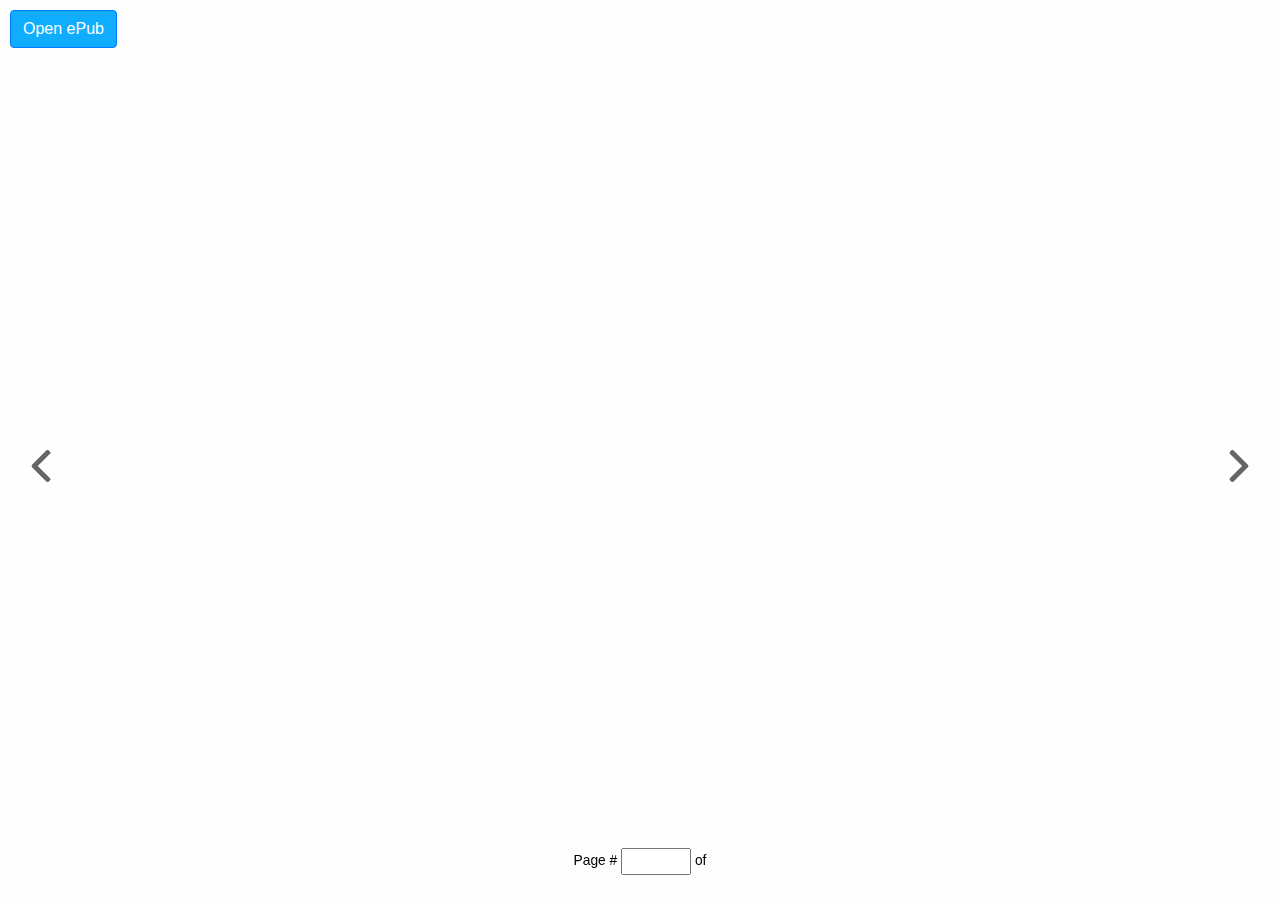
<file: SitioWeb/gengar/html/epub-reader.html>
<!-- 
 *                      2022 
 * All Rights Reserved for Oziku Technologies LLC
 *            https://www.oziku.tech/
-->

<!doctype html>
<html lang=en>
<head>
<meta charset=UTF-8>
<title data-locale=extName></title>
<link rel=stylesheet href=../css/bootstrap.css>
<link rel=stylesheet href=../css/epub-reader.css>
</head>
<body>
<div id=main>
<div id=epub-contents></div>
<button id=open-epub class="btn btn-primary btn-primary-custom">Open ePub</button>
<input id=epub-chooser type=file accept=.epub style=display:none>
<div>
<div id=arrow-left></div>
<div id=arrow-right></div>
</div>
<div id=bottom-content class=small>
Page #
<input id=page-number>
of
<span id=total-page></span>
</div>
</div>
<script src=../js/jquery.js></script>
<script src=../js/jquery.inputfilter.min.js></script>
<script src=../js/jszip.min.js></script>
<script src=../js/epub.min.js></script>
<script src=../js/epub-reader.js></script>
</body>
</html>
</file>
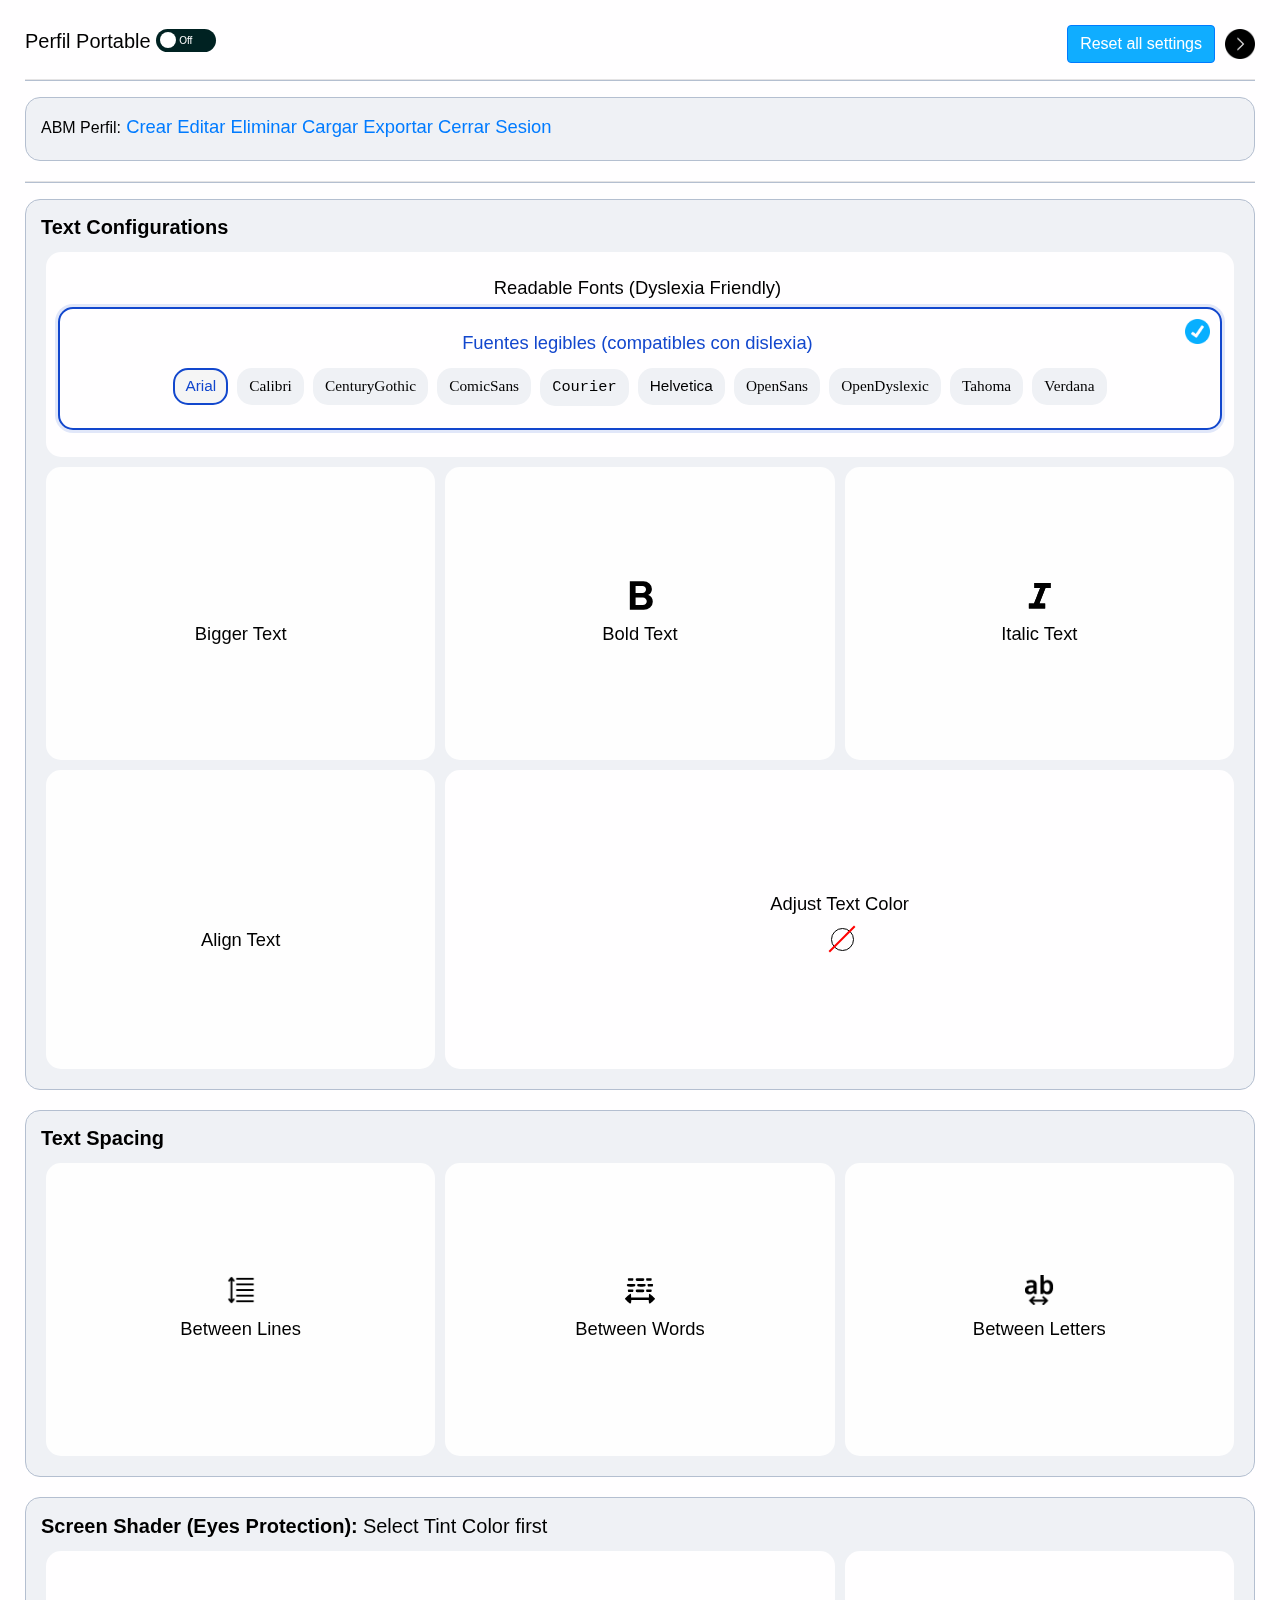
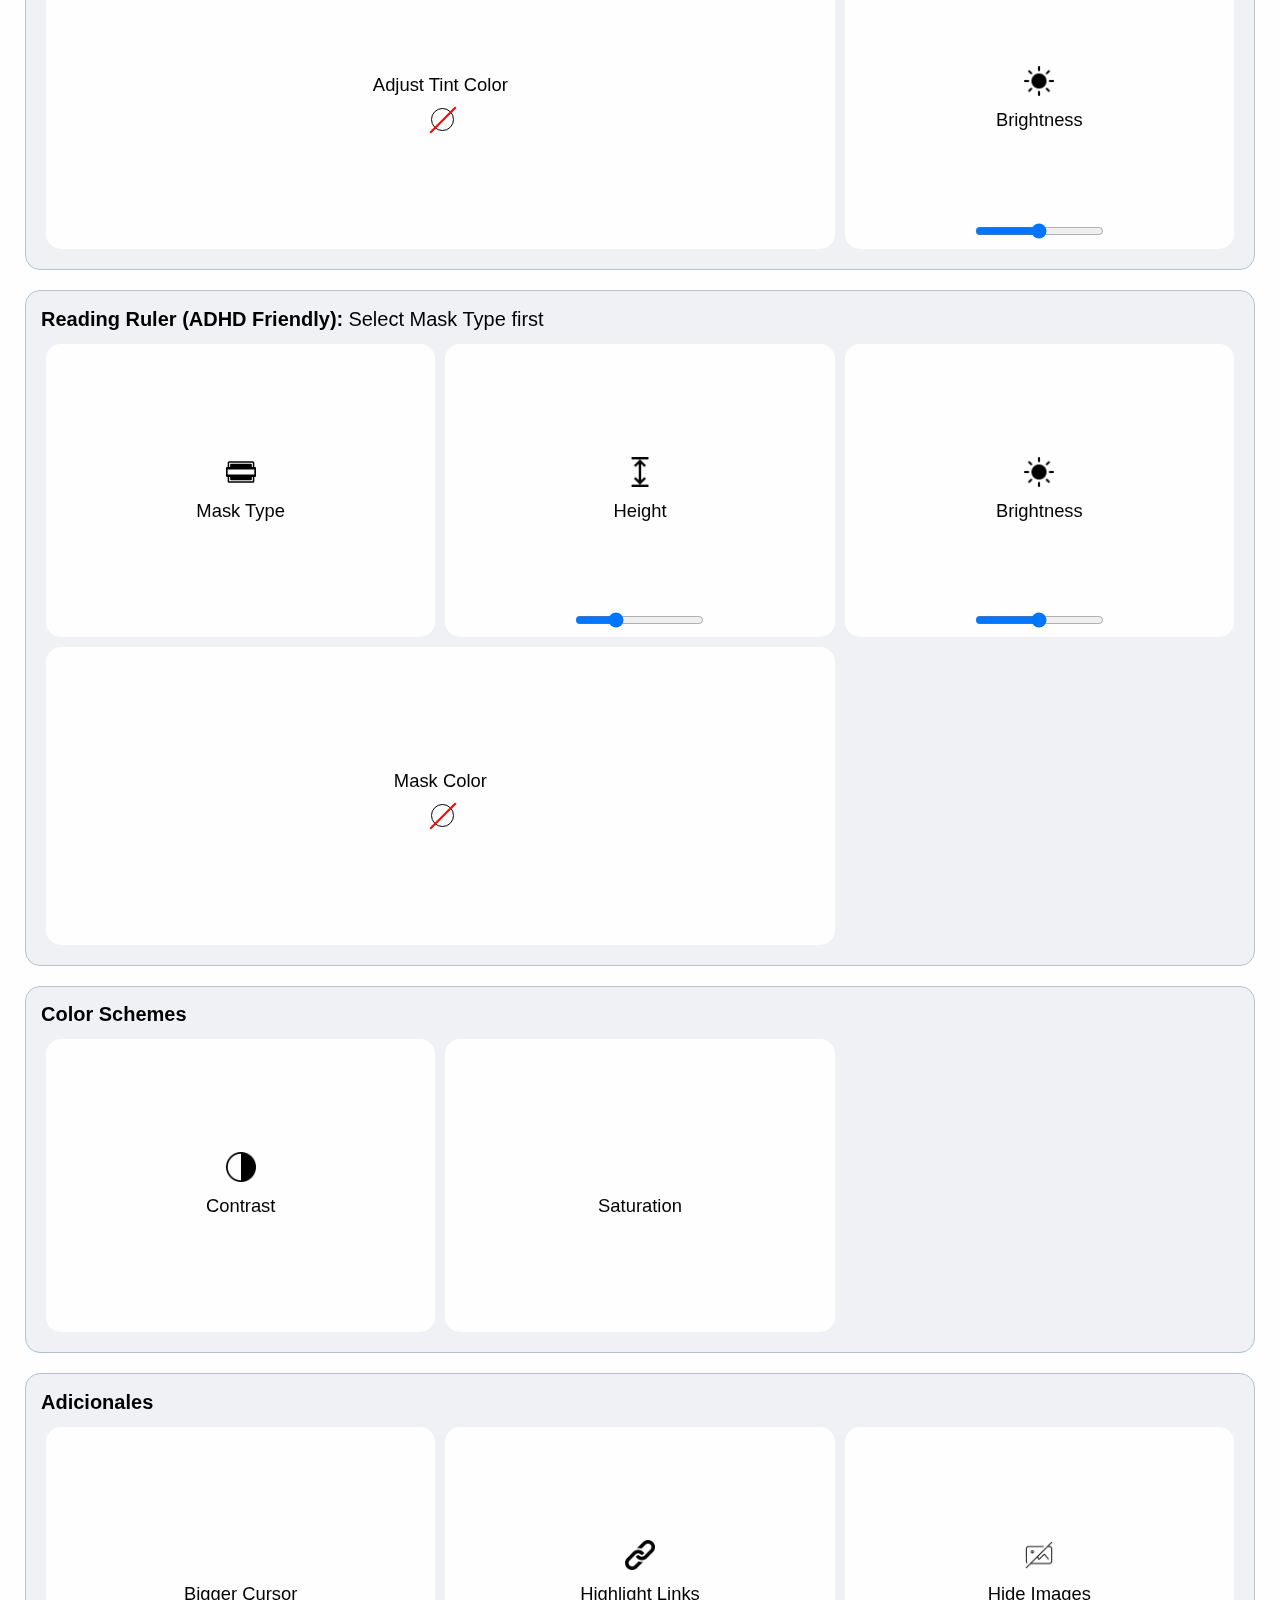
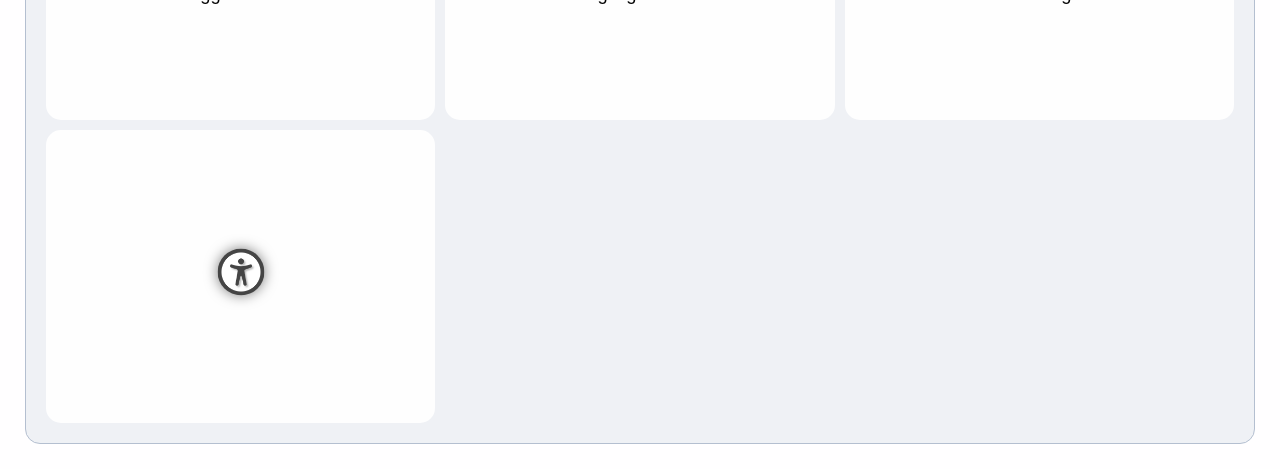
<file: SitioWeb/gengar/html/sidebar.html>
<!-- 
 *                      2022 
 * All Rights Reserved for Oziku Technologies LLC
 *            https://www.oziku.tech/
-->

<!doctype html>
<html lang=en id="myDIV">
<head>
<meta charset=UTF-8>
<title >Perfil Portable</title>
<link rel=stylesheet href=../css/bootstrap.css>
<link rel=stylesheet href=../css/fonts.css>
<link rel=stylesheet href=../css/sidebar.css>
</head>

<body>
<div id=main>
<div id=header>
<div class=left-div>
<h5 class=toggle data-locale=extName>Perfil Portable</h5>
<label class=switch>
<input id=toggle-ext type=checkbox>
<div class="slider round"></div>
</label>
</div>

<script>
  function _enviarAlPadre(){
   //window.parent._ocultarIframe();
   //window.close;
   document.getElementById('perfilito').style.display = 'none';
  }
  function myFunction() {
  window.location.reload();
}
 </script>

<button id=resetBtn class="btn btn-primary btn-primary-custom" data-locale=reset_all_settings>Reset all settings</button>
<div id=closeBtn onclick="myFunction()"></div>
</div>
<hr>

<div class=category>
<div class=title-container>
<h6>ABM Perfil:</h6>
<a href="https://yacachai.campus.mdp.edu.ar/login/signup.php">Crear</a>
<a href="https://yacachai.campus.mdp.edu.ar/user/profile.php">Editar</a>
<a href="#">Eliminar</a>
<a href="https://yacachai.campus.mdp.edu.ar/user/profile.php">Cargar</a>
<a href="file:///C:/Users/Clan%20Basualdo/Downloads/data.json">Exportar</a>

<a href="https://yacachai.campus.mdp.edu.ar/login/logout.php">Cerrar Sesion</a>
</div>

<div class=grid-container>
</div>
</div>

<hr>

<div class=category>
<h5 data-locale=text_config>Text Configurations</h5>
<div class=grid-container>
<div id=font-family class="grid-item span-fill stay-active">
<div class=grid-content>
<p data-locale=fonts_dyslexia_friendly>Readable Fonts (Dyslexia Friendly)</p>
<div class=fonts-container></div>
<div id="font-family" class="grid-item span-fill stay-active selected">
<div class="grid-content">
<p data-locale="fonts_dyslexia_friendly">Fuentes legibles (compatibles con dislexia)</p>

<script>



</script>


<div class="fonts-container">
  <p style="--font-family:Arial" class="selected" onclick="ArialAll()">Arial</p>

  <p style="--font-family:Calibri" class="" onclick="CalibriAll()">Calibri</p>

  <p style="--font-family:CenturyGothic" onclick="CenturyGothicAll()">CenturyGothic</p>

  <p style="--font-family:Comic Sans MS" onclick="ComicSansAll()" >ComicSans</p>

  <p style="--font-family:Courier" onclick="CourierAll()">Courier</p>

  <p style="--font-family:Helvetica" onclick="HelveticaAll()">Helvetica</p>

  <p style="--font-family:Open Sans" onclick="OpenSansAll()">OpenSans</p>

  <p style="--font-family:OpenDyslexic" onclick="OpenDyslexic()">OpenDyslexic</p>

  <p style="--font-family:Tahoma" onclick="TahomaAll()">Tahoma</p>

  <p style="--font-family:Verdana" onclick="VerdanaAll()">Verdana</p>
</div>
</div>
<div class="status"></div>
</div>
</div>
<div class=status></div>
</div>
<div id=bigger-text class=grid-item>
<div class=grid-content>
<div class="grid-icon bigger-text"></div>
<p data-locale=bigger_text>Bigger Text</p>
<div class=position-counter></div>
</div>
<div class=status></div>
</div>

<script>
function BoldAll(){
	var el = document.querySelectorAll('*');
	for(var i=0;i<el.length;i++){
		if (el[i].style.fontWeight == "900")
		{
			el[i].style.fontWeight = "10";
		}
		else
		{
		el[i].style.fontWeight = "900";
		}
    }
	
	var el = window.parent.document.querySelectorAll('*');
	for(var i=0;i<el.length;i++){
		if (el[i].style.fontWeight == "900")
		{
			el[i].style.fontWeight = "10";
		}
		else
		{
		el[i].style.fontWeight = "900";
		}
    }
	 
	
}

function ArialAll(){
	var el = document.querySelectorAll('*');
	for(var i=0;i<el.length;i++){
		if (el[i].style.fontFamily == "Arial")
		{
			el[i].style.fontFamily = "Normal";
		}
		else
		{
		el[i].style.fontFamily = "Arial";
		}
    }
	
}


function CalibriAll(){
	var el = document.querySelectorAll('*');
	for(var i=0;i<el.length;i++){
		if (el[i].style.fontFamily == "Calibri")
		{
			el[i].style.fontFamily = "Normal";
		}
		else
		{
		el[i].style.fontFamily = "Calibri";
		}
    }
	
}

function CenturyGothicAll(){
	var el = document.querySelectorAll('*');
	for(var i=0;i<el.length;i++){
		if (el[i].style.fontFamily == "CenturyGothic")
		{
			el[i].style.fontFamily = "Normal";
		}
		else
		{
		el[i].style.fontFamily = "CenturyGothic";
		}
    }
	
}

function ComicSansAll(){
	var el = document.querySelectorAll('*');
	for(var i=0;i<el.length;i++){
		if (el[i].style.fontFamily == "ComicSans")
		{
			el[i].style.fontFamily = "Normal";
		}
		else
		{
		el[i].style.fontFamily = "ComicSans";
		}
    }
	
}

function CourierAll(){
	var el = document.querySelectorAll('*');
	for(var i=0;i<el.length;i++){
		if (el[i].style.fontFamily == "Courier")
		{
			el[i].style.fontFamily = "Normal";
		}
		else
		{
		el[i].style.fontFamily = "Courier";
		}
    }
	
}


function HelveticaAll(){
	var el = document.querySelectorAll('*');
	for(var i=0;i<el.length;i++){
		if (el[i].style.fontFamily == "Helvetica")
		{
			el[i].style.fontFamily = "Normal";
		}
		else
		{
		el[i].style.fontFamily = "Helvetica";
		}
    }
	
}


function OpenSansAll(){
	var el = document.querySelectorAll('*');
	for(var i=0;i<el.length;i++){
		if (el[i].style.fontFamily == "OpenSans")
		{
			el[i].style.fontFamily = "Normal";
		}
		else
		{
		el[i].style.fontFamily = "OpenSans";
		}
    }
	
}

function OpenDyslexicAll(){
	var el = document.querySelectorAll('*');
	for(var i=0;i<el.length;i++){
		if (el[i].style.fontFamily == "OpenDyslexic")
		{
			el[i].style.fontFamily = "Normal";
		}
		else
		{
		el[i].style.fontFamily = "OpenDyslexic";
		}
    }
	
}

function TahomaAll(){
	var el = document.querySelectorAll('*');
	for(var i=0;i<el.length;i++){
		if (el[i].style.fontFamily == "Tahoma")
		{
			el[i].style.fontFamily = "Normal";
		}
		else
		{
		el[i].style.fontFamily = "Tahoma";
		}
    }
	
}

function VerdanaAll(){
	var el = document.querySelectorAll('*');
	for(var i=0;i<el.length;i++){
		if (el[i].style.fontFamily == "Tahoma")
		{
			el[i].style.fontFamily = "Normal";
		}
		else
		{
		el[i].style.fontFamily = "Tahoma";
		}
    }
	
}
</script>
<div id=bold-text class=grid-item onclick="BoldAll()">
<div class=grid-content>
<div class="grid-icon bold-text"></div>
<p data-locale=bold_text>Bold Text</p>
<div class=position-counter></div>
</div>
<div class=status></div>
</div>


<script>
function ItalicAll(){
	var el = document.querySelectorAll('*');
	for(var i=0;i<el.length;i++){
		if (el[i].style.fontStyle == "italic")
		{
			el[i].style.fontStyle = "normal";
		}
		else
		{
		el[i].style.fontStyle = "italic";
		}
    }
	
}
</script>
<div id=italic-text class=grid-item onclick="ItalicAll()">
<div class=grid-content>
<div class="grid-icon italic-text"></div>
<p data-locale=italic_text>Italic Text</p>
<div class=position-counter></div>
</div>
<div class=status></div>
</div>


<div id=align-text class=grid-item>
<div class=grid-content>
<div class="grid-icon align-text"></div>
<p>
<span class=title data-locale=align_text>Align Text</span>
<span class=selected-option></span>
</p>
<div class=position-counter></div>
</div>
<div class=status></div>
</div>
<div id=font-color class="grid-item span-2 stay-active">
<div class=grid-content>
<p data-locale=adjust_text_color>Adjust Text Color</p>
<div class=colors-container>
<div class="grid-colors font-color"> </div>
<div class=cancel></div>
</div>
</div>
<div class=status></div>
</div>
</div>
</div>
<div class=category>
<h5 data-locale=text_spacing>Text Spacing</h5>
<div class=grid-container>
<div id=line-spacing class=grid-item>
<div class=grid-content>
<div class="grid-icon line-spacing"></div>
<p data-locale=between_lines>Between Lines</p>
<div class=position-counter></div>
</div>
<div class=status></div>
</div>
<div id=word-spacing class=grid-item>
<div class=grid-content>
<div class="grid-icon word-spacing"></div>
<p data-locale=between_words>Between Words</p>
<div class=position-counter></div>
</div>
<div class=status></div>
</div>
<div id=letter-spacing class=grid-item>
<div class=grid-content>
<div class="grid-icon letter-spacing"></div>
<p data-locale=between_letters>Between Letters</p>
<div class=position-counter></div>
</div>
<div class=status></div>
</div>
</div>
</div>
<div class=category>
<div class=title-container>
<h5 data-locale=screen_shader>Screen Shader (Eyes Protection):</h5>
<h5 class=font-weight-normal data-locale=screen_shader_info>Select Tint Color first</h5>
</div>
<div class=grid-container>
<div id=screen-tint-color class="grid-item span-2 stay-active">
<div class=grid-content>
<p data-locale=adjust_tint_color>Adjust Tint Color</p>
<div class=colors-container>
<div class="grid-colors screen-tint-color"> </div>
<div class=cancel></div>
</div>
</div>
<div class=status></div>
</div>
<div id=screen-tint-brightness class="grid-item stay-active">
<div class=grid-content>
<div class="grid-icon screen-tint-brightness"></div>
<p data-locale=brightness>Brightness</p>
<div class=range-slider>
<input type=range min=20 max=90 value=55>
</div>
</div>
<div class=status></div>
</div>
</div>
</div>

<div class=category>
<div class=title-container>
<h5 data-locale=reading_ruler>Reading Ruler (ADHD Friendly):</h5>
<h5 class=font-weight-normal data-locale=reading_mask_info>Select Mask Type first</h5>
</div>
<div class=grid-container>
<div id=mask-mode class=grid-item>
<div class=grid-content>
<div class="grid-icon mask-mode"></div>
<p data-locale=mask_type>Mask Type</p>
<div class=position-counter></div>
</div>
<div class=status></div>
</div>
<div id=mask-height class="grid-item stay-active">
<div class=grid-content>
<div class="grid-icon mask-height"></div>
<p data-locale=height>Height</p>
<div class="range-slider small">
<input type=range min=25 max=200 value=75>
</div>
</div>
<div class=status></div>
</div>
<div id=mask-brightness class="grid-item stay-active">
<div class=grid-content>
<div class="grid-icon mask-brightness"></div>
<p data-locale=brightness>Brightness</p>
<div class="range-slider small">
<input type=range min=10 max=50 value=30>
</div>
</div>
<div class=status></div>
</div>
<div id=mask-color class="grid-item span-2 stay-active">
<div class=grid-content>
<p data-locale=mask_color>Mask Color</p>
<div class=colors-container>
<div class="grid-colors mask-color"> </div>
<div class=cancel></div>
</div>
</div>
<div class=status></div>
</div>
</div>
</div>

<div class=category>
<h5 data-locale=color_schemes>Color Schemes</h5>
<div class=grid-container>
<div id=contrast class=grid-item>
<div class=grid-content>
<div class="grid-icon contrast"></div>
<p>
<span class=title data-locale=contrast>Contrast</span>
<span class=selected-option></span>
</p>
<div class=position-counter></div>
</div>
<div class=status></div>
</div>
<div id=saturation class=grid-item>
<div class=grid-content>
<div class="grid-icon saturation"></div>
<p>
<span class=title data-locale=saturation>Saturation</span>
<span class=selected-option></span>
</p>
<div class=position-counter></div>
</div>
<div class=status></div>
</div>
</div>
</div>
<div class=category>
<div class=title-container>
<h5 data-locale=extra_accessibility_tools>Adicionales</h5>

</div>
<div class=grid-container>




<div id=bigger-cursor class=grid-item>
<div class=grid-content>
<div class="grid-icon bigger-cursor"></div>
<p data-locale=bigger_cursor>Bigger Cursor</p>
<div class=position-counter></div>
</div>
<div class=status></div>
</div>


<div id=highlight-links class=grid-item>
<div class=grid-content>
<div class="grid-icon highlight-links"></div>
<p data-locale=highlight_links>Highlight Links</p>
</div>
<div class=status></div>
</div>

<div id=hide-images class=grid-item>
<div class=grid-content>
<div class="grid-icon hide-images"></div>
<p data-locale=hide_images>Hide Images</p>
</div>
<div class=status></div>
</div>


<div id=show-widget class=grid-item>
<div class=grid-content>
<div class="grid-icon show-widget"></div>
<p></p>
</div>
<div class=status></div>
</div>


</div>
</div>
</div>
<script src=../js/jquery.js></script>
<script src=../js/bootstrap.min.js></script>
<script src=../js/config.js></script>
<script src=../js/sidebar.js></script>



</body>
</html>
</file>
